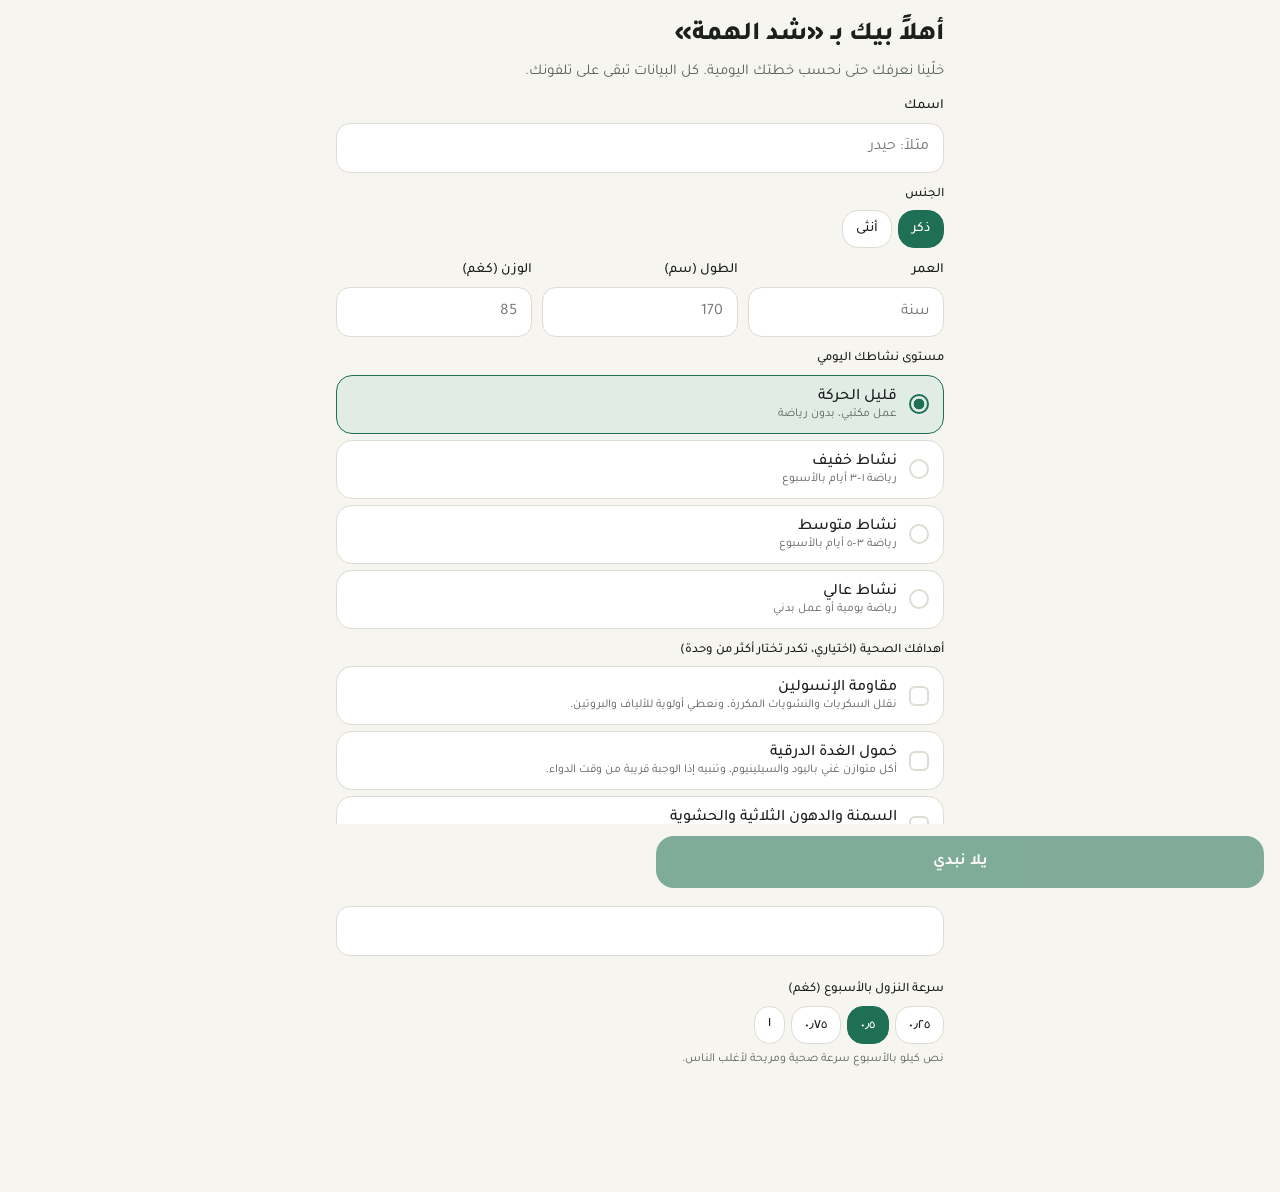
<file: index.html>
<!doctype html>
<html lang="ar" dir="rtl">
<head>
<meta charset="utf-8">
<meta name="viewport" content="width=device-width, initial-scale=1, viewport-fit=cover">
<title>شد الهمة</title>
<meta name="description" content="حساب السعرات بالتصوير، مجاني">
<meta name="theme-color" content="#1F6F54">
<meta name="apple-mobile-web-app-capable" content="yes">
<meta name="mobile-web-app-capable" content="yes">
<meta name="apple-mobile-web-app-status-bar-style" content="default">
<meta name="apple-mobile-web-app-title" content="شد الهمة">
<meta name="format-detection" content="telephone=no">
<link rel="manifest" href="manifest.webmanifest">
<link rel="apple-touch-icon" href="icons/apple-touch-icon.png">
<link rel="icon" type="image/png" sizes="32x32" href="icons/favicon-32.png">
<link rel="stylesheet" href="css/app.css?v=5">
</head>
<body>
<div id="app"><div class="screen center muted" style="padding-top:40vh">شد الهمة…</div></div>
<noscript>هذا التطبيق يحتاج JavaScript.</noscript>
<script type="module" src="js/app.js?v=5"></script>
</body>
</html>
</file>
<file: css/app.css>
@font-face { font-family: Tajawal; src: url(../fonts/tajawal_regular.ttf); font-weight: 400; font-display: swap; }
@font-face { font-family: Tajawal; src: url(../fonts/tajawal_medium.ttf); font-weight: 500; font-display: swap; }
@font-face { font-family: Tajawal; src: url(../fonts/tajawal_bold.ttf); font-weight: 700; font-display: swap; }
@font-face { font-family: Tajawal; src: url(../fonts/tajawal_extrabold.ttf); font-weight: 800; font-display: swap; }

:root {
  --green: #1F6F54; --green-dark: #164F3C; --green-soft: #E1ECE6;
  --ink: #1B1F1D; --hero: #1B1F1D; --muted: #5B625E; --on-dark-muted: #C9CFCB;
  --ground: #F6F5F0; --card: #FFFFFF; --line: #ECEAE2; --border: #DEDCD3;
  --orange: #C2611F; --orange-text: #7A3E0F; --orange-soft: #FBEBD9;
  --red: #B3392E; --red-text: #8E2A22; --red-soft: #F9E3E1;
  --good-border: #B9D6C7; --warn-border: #EBC9A3; --bad-border: #E8B4AE;
  --info-bg: #E6EBF5; --info-text: #1F3766; --skeleton: #E7E5DD;
  --star: #E0A030;
  --safe-top: env(safe-area-inset-top, 0px);
  --safe-bottom: env(safe-area-inset-bottom, 0px);
  color-scheme: light;
}
@media (prefers-color-scheme: dark) {
  :root:not([data-theme="light"]) {
    --green: #2F8F6C; --green-dark: #A8E3C8; --green-soft: #1E3A30;
    --ink: #ECEFED; --hero: #26302B; --muted: #A3ABA6;
    --ground: #121514; --card: #1C211F; --line: #2C3330; --border: #3A423E;
    --orange: #E08A4F; --orange-text: #F2C29A; --orange-soft: #3A2A1C;
    --red: #E0675C; --red-text: #F2B1AA; --red-soft: #3B2220;
    --good-border: #2F5A49; --warn-border: #5A4128; --bad-border: #5C3330;
    --info-bg: #1E2638; --info-text: #C9D6F2; --skeleton: #2A312E;
    color-scheme: dark;
  }
}
:root[data-theme="dark"] {
  --green: #2F8F6C; --green-dark: #A8E3C8; --green-soft: #1E3A30;
  --ink: #ECEFED; --hero: #26302B; --muted: #A3ABA6;
  --ground: #121514; --card: #1C211F; --line: #2C3330; --border: #3A423E;
  --orange: #E08A4F; --orange-text: #F2C29A; --orange-soft: #3A2A1C;
  --red: #E0675C; --red-text: #F2B1AA; --red-soft: #3B2220;
  --good-border: #2F5A49; --warn-border: #5A4128; --bad-border: #5C3330;
  --info-bg: #1E2638; --info-text: #C9D6F2; --skeleton: #2A312E;
  color-scheme: dark;
}

* { box-sizing: border-box; -webkit-tap-highlight-color: transparent; }
html, body { margin: 0; padding: 0; }
body {
  font-family: Tajawal, -apple-system, system-ui, sans-serif;
  background: var(--ground); color: var(--ink);
  font-size: 15px; line-height: 1.5;
  -webkit-text-size-adjust: 100%;
  overscroll-behavior-y: none;
}
button, input, textarea, select { font-family: inherit; font-size: 16px; color: inherit; }
button { cursor: pointer; }
a { color: var(--green); }

#app { min-height: 100dvh; display: flex; flex-direction: column; }
.screen { flex: 1; padding: calc(var(--safe-top) + 16px) 16px calc(var(--safe-bottom) + 96px); max-width: 640px; width: 100%; margin: 0 auto; }
.screen.no-tabs { padding-bottom: calc(var(--safe-bottom) + 100px); }
.stack { display: flex; flex-direction: column; gap: 12px; }
.stack-s { display: flex; flex-direction: column; gap: 6px; }
.row { display: flex; align-items: center; gap: 10px; }
.row.top { align-items: flex-start; }
.grow { flex: 1; min-width: 0; }
.wrap { flex-wrap: wrap; }
.center { text-align: center; }
.muted { color: var(--muted); }
.small { font-size: 13px; }
.xs { font-size: 12px; }
.bold { font-weight: 700; }
.semi { font-weight: 500; }
.ellipsis { white-space: nowrap; overflow: hidden; text-overflow: ellipsis; }
h1 { font-size: 26px; font-weight: 800; margin: 0; }
h2 { font-size: 19px; font-weight: 700; margin: 0; }
h3 { font-size: 16px; font-weight: 700; margin: 0; }
p { margin: 0; }

.card { background: var(--card); border: 1px solid var(--line); border-radius: 18px; padding: 16px; }
.card.tight { padding: 12px 14px; }
.hero { background: var(--hero); color: #fff; border-radius: 22px; padding: 18px; }
.hero .muted { color: var(--on-dark-muted); }
.soft { background: var(--green-soft); color: var(--green-dark); border-radius: 16px; padding: 14px; }
.warn { background: var(--orange-soft); color: var(--orange-text); border-radius: 14px; padding: 12px 14px; }
.error { background: var(--red-soft); color: var(--red-text); border-radius: 14px; padding: 12px 14px; }
.info { background: var(--info-bg); color: var(--info-text); border-radius: 14px; padding: 12px 14px; }

.btn {
  display: inline-flex; align-items: center; justify-content: center; gap: 8px;
  min-height: 52px; padding: 0 18px; border-radius: 18px; border: 0;
  background: var(--green); color: #fff; font-weight: 700; font-size: 16px; width: 100%;
}
.btn:disabled { opacity: .45; }
.btn.outline { background: transparent; color: var(--green); border: 1.5px solid var(--border); font-weight: 500; min-height: 48px; }
.btn.ghost { background: transparent; color: var(--muted); min-height: 40px; width: auto; font-weight: 500; }
.btn.small { min-height: 40px; font-size: 14px; border-radius: 14px; padding: 0 12px; }
.btn.danger { color: var(--red); }
.btn svg { width: 20px; height: 20px; flex: none; }
.icon-btn {
  width: 44px; height: 44px; border-radius: 50%; border: 0; background: var(--card);
  display: inline-flex; align-items: center; justify-content: center; color: var(--ink); flex: none;
}
.icon-btn.plain { background: transparent; color: var(--muted); width: 40px; height: 40px; }
.icon-btn.green { background: var(--green); color: #fff; }
.icon-btn svg { width: 22px; height: 22px; }

.field { display: flex; flex-direction: column; gap: 6px; }
.field label { font-size: 14px; font-weight: 500; }
.input, textarea.input, select.input {
  width: 100%; min-height: 50px; border-radius: 14px; border: 1.5px solid var(--border);
  background: var(--card); padding: 10px 14px; outline: none;
}
textarea.input { min-height: 110px; resize: vertical; line-height: 1.6; }
.input:focus { border-color: var(--green); }
.hint { font-size: 12px; color: var(--muted); }

.chips { display: flex; gap: 6px; flex-wrap: wrap; }
.chip {
  border: 1.5px solid var(--border); background: var(--card); color: var(--ink);
  border-radius: 16px; padding: 8px 13px; font-size: 14px; font-weight: 500; min-height: 38px;
}
.chip.on { background: var(--green); border-color: var(--green); color: #fff; }
.choice {
  display: flex; align-items: center; gap: 12px; text-align: start; width: 100%;
  border: 1.5px solid var(--border); background: var(--card); border-radius: 16px; padding: 12px 14px;
}
.choice.on { border-color: var(--green); background: var(--green-soft); }
.choice .dot { width: 20px; height: 20px; border-radius: 50%; border: 2px solid var(--border); flex: none; }
.choice.on .dot { border-color: var(--green); background: radial-gradient(var(--green) 45%, transparent 50%); }
.choice.check .dot { border-radius: 6px; }
.choice.check.on .dot { background: var(--green); box-shadow: inset 0 0 0 3px var(--green-soft); }

.badge { display: inline-block; border-radius: 10px; padding: 3px 9px; font-size: 12px; font-weight: 700; white-space: nowrap; }
.badge.GOOD { background: var(--green-soft); color: var(--green-dark); }
.badge.OK_WITH_CHANGES { background: var(--orange-soft); color: var(--orange-text); }
.badge.NOT_SUITABLE { background: var(--red-soft); color: var(--red-text); }

.meal { display: flex; align-items: center; gap: 12px; }
.thumb { width: 56px; height: 56px; border-radius: 14px; background: var(--orange-soft); flex: none; object-fit: cover; display: flex; align-items: center; justify-content: center; color: var(--orange); }
.thumb svg { width: 26px; height: 26px; }
.kcal { font-weight: 700; font-size: 16px; }

.ring-wrap { position: relative; width: 150px; height: 150px; flex: none; }
.ring-wrap svg { width: 150px; height: 150px; transform: rotate(-90deg); }
.ring-label { position: absolute; inset: 0; display: flex; flex-direction: column; align-items: center; justify-content: center; }
.bar { height: 8px; background: rgba(255,255,255,.15); border-radius: 6px; overflow: hidden; }
.card .bar { background: var(--line); }
.bar > i { display: block; height: 100%; background: var(--green); border-radius: 6px; }

.tabs {
  position: fixed; bottom: 0; left: 0; right: 0; z-index: 20;
  background: var(--card); border-top: 1px solid var(--line);
  display: flex; justify-content: space-around; padding: 8px 6px calc(var(--safe-bottom) + 8px);
}
.tab { background: none; border: 0; display: flex; flex-direction: column; align-items: center; gap: 2px; color: var(--muted); font-size: 12px; padding: 0 10px; min-width: 64px; }
.tab .pill { width: 60px; height: 32px; border-radius: 16px; display: flex; align-items: center; justify-content: center; }
.tab svg { width: 22px; height: 22px; }
.tab.on { color: var(--green); font-weight: 700; }
.tab.on .pill { background: var(--green-soft); }

.bottom-bar {
  position: fixed; bottom: 0; left: 0; right: 0; z-index: 20;
  background: var(--ground); padding: 12px 16px calc(var(--safe-bottom) + 12px);
}
.bottom-bar > * { max-width: 608px; margin: 0 auto; }

.header { display: flex; align-items: center; gap: 12px; }
.header .grow h1, .header .grow h2 { line-height: 1.25; }

.cal { display: grid; grid-template-columns: repeat(7, 1fr); gap: 6px 0; text-align: center; }
.cal .dow { font-size: 12px; color: var(--muted); padding-bottom: 4px; }
.cal .day { width: 38px; height: 38px; margin: 0 auto; border-radius: 50%; display: flex; align-items: center; justify-content: center; font-size: 14px; font-weight: 500; border: 2px solid transparent; background: none; padding: 0; color: var(--ink); }
.cal .day.out { color: var(--muted); opacity: .5; }
.cal .day.sel { border-color: var(--ink); }
.cal .day.today { border-color: var(--green); }
.legend { display: flex; gap: 12px; flex-wrap: wrap; font-size: 12px; color: var(--muted); }
.legend i { display: inline-block; width: 10px; height: 10px; border-radius: 50%; margin-inline-end: 4px; vertical-align: middle; }

.skeleton { background: var(--skeleton); border-radius: 12px; animation: pulse 1.3s ease-in-out infinite; }
@keyframes pulse { 50% { opacity: .5; } }
.spinner { width: 22px; height: 22px; border-radius: 50%; border: 3px solid var(--green-soft); border-top-color: var(--green); animation: spin .8s linear infinite; }
@keyframes spin { to { transform: rotate(360deg); } }

.toast {
  position: fixed; left: 16px; right: 16px; bottom: calc(var(--safe-bottom) + 92px); z-index: 50;
  max-width: 560px; margin: 0 auto; background: var(--hero); color: #fff; padding: 12px 16px; border-radius: 14px;
  font-weight: 500; box-shadow: 0 8px 24px rgba(0,0,0,.2); text-align: center;
}
.modal-bg { position: fixed; inset: 0; background: rgba(0,0,0,.45); z-index: 40; display: flex; align-items: flex-end; justify-content: center; }
.modal { background: var(--ground); width: 100%; max-width: 640px; max-height: 88dvh; overflow: auto; border-radius: 22px 22px 0 0; padding: 18px 16px calc(var(--safe-bottom) + 18px); }
.preview-img { width: 100%; max-height: 260px; object-fit: cover; border-radius: 18px; display: block; }
.item-row { display: flex; align-items: center; gap: 8px; }
.stepper { display: inline-flex; align-items: center; gap: 2px; }
.stepper button { width: 32px; height: 32px; border-radius: 50%; border: 1.5px solid var(--border); background: var(--card); font-size: 18px; line-height: 1; display: inline-flex; align-items: center; justify-content: center; padding: 0; }
.num { font-variant-numeric: tabular-nums; }
.step-num { width: 26px; height: 26px; border-radius: 50%; background: var(--green-soft); color: var(--green-dark); font-weight: 700; font-size: 13px; display: flex; align-items: center; justify-content: center; flex: none; }
.link-chip { display: flex; align-items: center; gap: 8px; justify-content: center; padding: 12px; border-radius: 16px; background: var(--card); border: 1px solid var(--line); font-weight: 500; color: var(--ink); }
.link-chip svg { width: 20px; height: 20px; color: var(--green); }
.check-row { display: flex; align-items: center; gap: 10px; }
.check-row input[type=checkbox] { width: 22px; height: 22px; accent-color: var(--green); }
.done { text-decoration: line-through; color: var(--muted); }
.rate { display: flex; align-items: center; gap: 2px; font-size: 12px; color: var(--muted); }
.rate button { background: none; border: 0; width: 34px; height: 34px; border-radius: 50%; color: var(--muted); display: inline-flex; align-items: center; justify-content: center; }
.rate button svg { width: 18px; height: 18px; }
.rate button.up { color: var(--green); }
.rate button.down { color: var(--orange); }
hr.sep { border: 0; border-top: 1px solid var(--line); margin: 6px 0; }
.chart svg { width: 100%; height: 180px; display: block; }
.mtable { width: 100%; border-collapse: collapse; font-size: 12px; }
.mtable th, .mtable td { padding: 6px 4px; text-align: center; border-bottom: 1px solid var(--line); font-weight: 400; }
.mtable th { text-align: start; width: 40%; }
.mtable tr.head th, .mtable tr.head td, .mtable tr.total th, .mtable tr.total td { background: var(--green-soft); color: var(--green-dark); font-weight: 700; }
</file>
